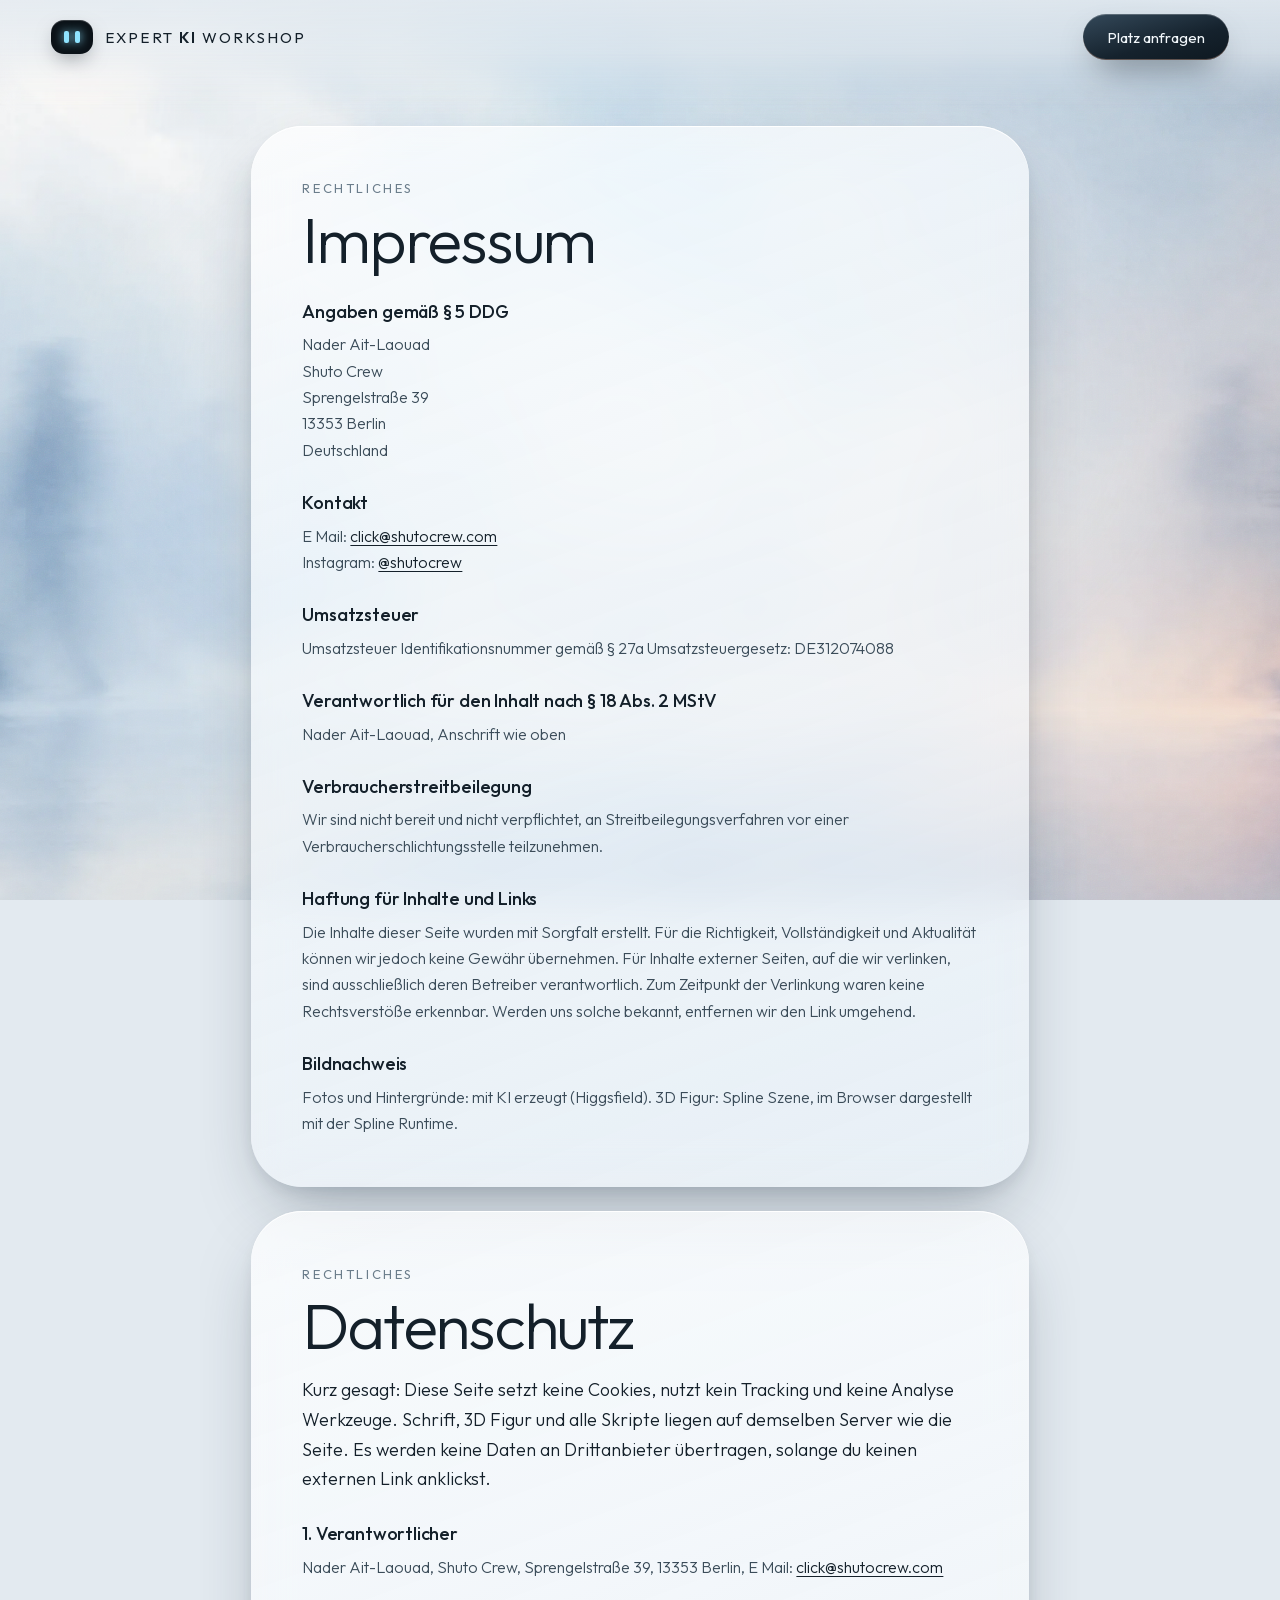
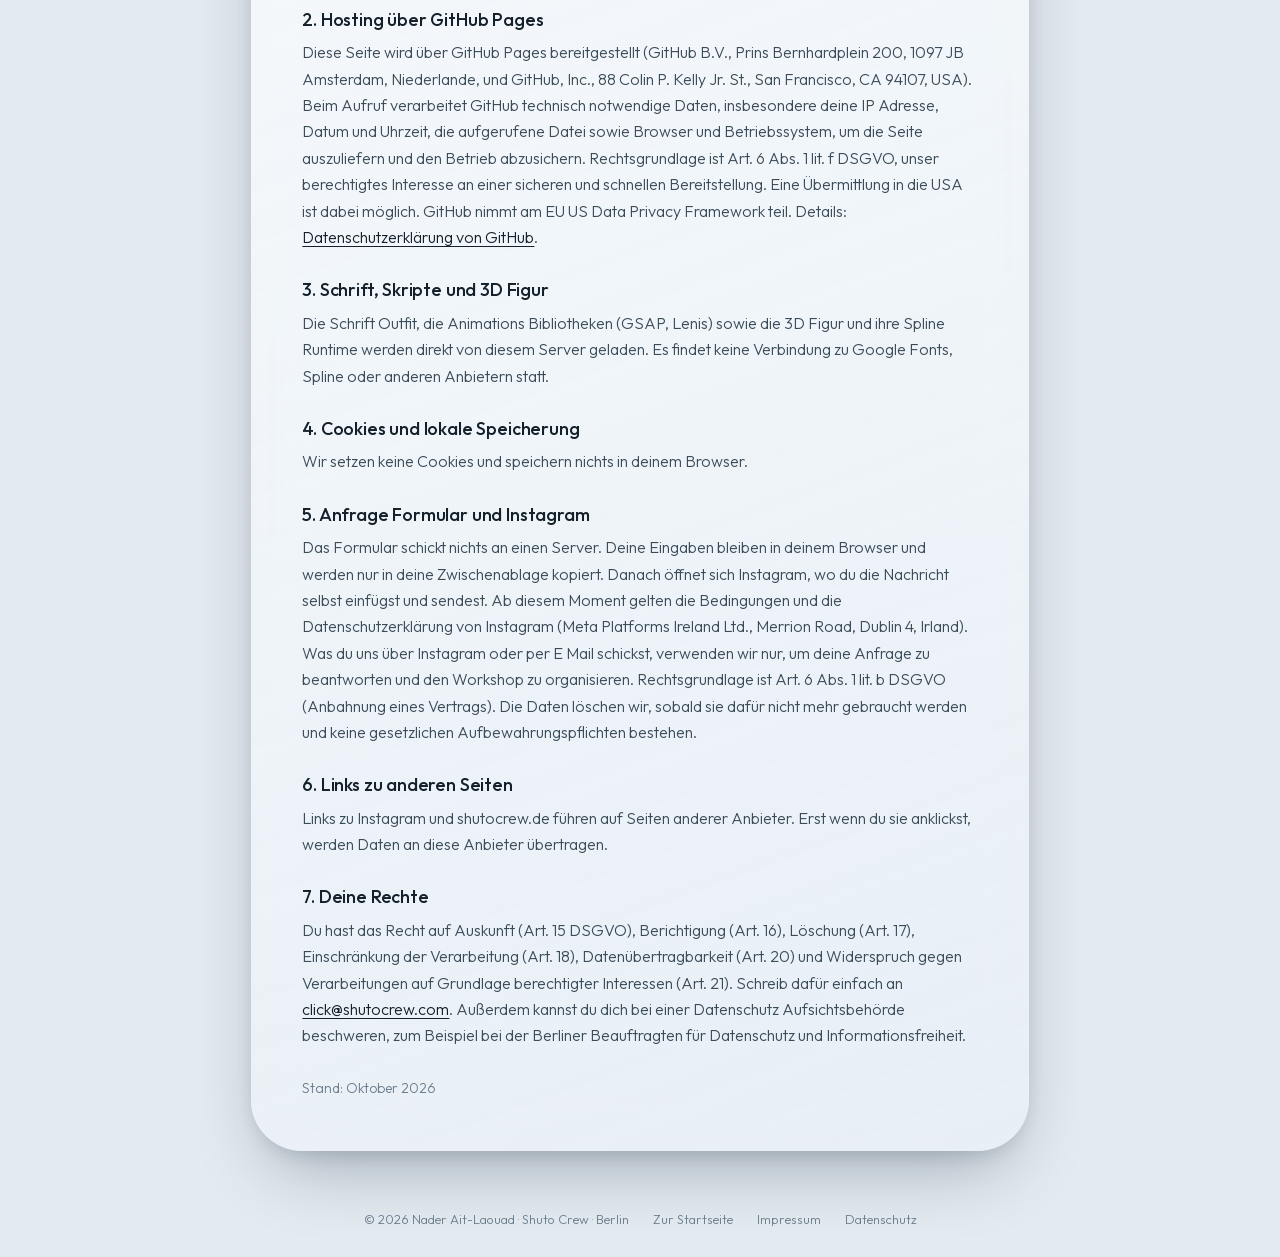
<file: impressum.html>
<!doctype html>
<html lang="de">
<head>
  <meta charset="utf-8">
  <meta name="viewport" content="width=device-width, initial-scale=1, viewport-fit=cover">
  <title>Impressum und Datenschutz · EXPERT KI WORKSHOP</title>
  <meta name="description" content="Impressum und Datenschutzerklärung des EXPERT KI WORKSHOP von Nader Ait-Laouad, Shuto Crew, Berlin.">
  <meta name="theme-color" content="#dfe7ee">
  <link rel="icon" href="assets/img/favicon.svg" type="image/svg+xml">
  <link rel="preload" as="font" type="font/woff2" href="assets/fonts/outfit-latin.woff2" crossorigin>
  <link rel="stylesheet" href="assets/style.css">
</head>
<body class="legal-page">

  <div class="stage" aria-hidden="true">
    <div class="bg"></div>
    <div class="grain"></div>
  </div>

  <header class="nav scrolled">
    <a class="brand" href="index.html">
      <span class="brand-icon"><i></i><i></i></span>
      <span class="brand-name">EXPERT <b>KI</b> WORKSHOP</span>
    </a>
    <a class="btn btn--dark nav-cta" href="index.html#anfragen">Platz anfragen</a>
  </header>

  <main class="legal">
    <article class="legal-card" id="impressum">
      <span class="eyebrow">Rechtliches</span>
      <h1>Impressum</h1>

      <h2>Angaben gemäß § 5 DDG</h2>
      <p>Nader Ait-Laouad<br>Shuto Crew<br>Sprengelstraße 39<br>13353 Berlin<br>Deutschland</p>

      <h2>Kontakt</h2>
      <p>E Mail: <a href="mailto:click@shutocrew.com">click@shutocrew.com</a><br>Instagram: <a href="https://instagram.com/shutocrew/" target="_blank" rel="noopener">@shutocrew</a></p>

      <h2>Umsatzsteuer</h2>
      <p>Umsatzsteuer Identifikationsnummer gemäß § 27a Umsatzsteuergesetz: DE312074088</p>

      <h2>Verantwortlich für den Inhalt nach § 18 Abs. 2 MStV</h2>
      <p>Nader Ait-Laouad, Anschrift wie oben</p>

      <h2>Verbraucherstreitbeilegung</h2>
      <p>Wir sind nicht bereit und nicht verpflichtet, an Streitbeilegungsverfahren vor einer Verbraucherschlichtungsstelle teilzunehmen.</p>

      <h2>Haftung für Inhalte und Links</h2>
      <p>Die Inhalte dieser Seite wurden mit Sorgfalt erstellt. Für die Richtigkeit, Vollständigkeit und Aktualität können wir jedoch keine Gewähr übernehmen. Für Inhalte externer Seiten, auf die wir verlinken, sind ausschließlich deren Betreiber verantwortlich. Zum Zeitpunkt der Verlinkung waren keine Rechtsverstöße erkennbar. Werden uns solche bekannt, entfernen wir den Link umgehend.</p>

      <h2>Bildnachweis</h2>
      <p>Fotos und Hintergründe: mit KI erzeugt (Higgsfield). 3D Figur: Spline Szene, im Browser dargestellt mit der Spline Runtime.</p>
    </article>

    <article class="legal-card" id="datenschutz">
      <span class="eyebrow">Rechtliches</span>
      <h1>Datenschutz</h1>
      <p class="lead">Kurz gesagt: Diese Seite setzt keine Cookies, nutzt kein Tracking und keine Analyse Werkzeuge. Schrift, 3D Figur und alle Skripte liegen auf demselben Server wie die Seite. Es werden keine Daten an Drittanbieter übertragen, solange du keinen externen Link anklickst.</p>

      <h2>1. Verantwortlicher</h2>
      <p>Nader Ait-Laouad, Shuto Crew, Sprengelstraße 39, 13353 Berlin, E Mail: <a href="mailto:click@shutocrew.com">click@shutocrew.com</a></p>

      <h2>2. Hosting über GitHub Pages</h2>
      <p>Diese Seite wird über GitHub Pages bereitgestellt (GitHub B.V., Prins Bernhardplein 200, 1097 JB Amsterdam, Niederlande, und GitHub, Inc., 88 Colin P. Kelly Jr. St., San Francisco, CA 94107, USA). Beim Aufruf verarbeitet GitHub technisch notwendige Daten, insbesondere deine IP Adresse, Datum und Uhrzeit, die aufgerufene Datei sowie Browser und Betriebssystem, um die Seite auszuliefern und den Betrieb abzusichern. Rechtsgrundlage ist Art. 6 Abs. 1 lit. f DSGVO, unser berechtigtes Interesse an einer sicheren und schnellen Bereitstellung. Eine Übermittlung in die USA ist dabei möglich. GitHub nimmt am EU US Data Privacy Framework teil. Details: <a href="https://docs.github.com/de/site-policy/privacy-policies/github-general-privacy-statement" target="_blank" rel="noopener">Datenschutzerklärung von GitHub</a>.</p>

      <h2>3. Schrift, Skripte und 3D Figur</h2>
      <p>Die Schrift Outfit, die Animations Bibliotheken (GSAP, Lenis) sowie die 3D Figur und ihre Spline Runtime werden direkt von diesem Server geladen. Es findet keine Verbindung zu Google Fonts, Spline oder anderen Anbietern statt.</p>

      <h2>4. Cookies und lokale Speicherung</h2>
      <p>Wir setzen keine Cookies und speichern nichts in deinem Browser.</p>

      <h2>5. Anfrage Formular und Instagram</h2>
      <p>Das Formular schickt nichts an einen Server. Deine Eingaben bleiben in deinem Browser und werden nur in deine Zwischenablage kopiert. Danach öffnet sich Instagram, wo du die Nachricht selbst einfügst und sendest. Ab diesem Moment gelten die Bedingungen und die Datenschutzerklärung von Instagram (Meta Platforms Ireland Ltd., Merrion Road, Dublin 4, Irland). Was du uns über Instagram oder per E Mail schickst, verwenden wir nur, um deine Anfrage zu beantworten und den Workshop zu organisieren. Rechtsgrundlage ist Art. 6 Abs. 1 lit. b DSGVO (Anbahnung eines Vertrags). Die Daten löschen wir, sobald sie dafür nicht mehr gebraucht werden und keine gesetzlichen Aufbewahrungspflichten bestehen.</p>

      <h2>6. Links zu anderen Seiten</h2>
      <p>Links zu Instagram und shutocrew.de führen auf Seiten anderer Anbieter. Erst wenn du sie anklickst, werden Daten an diese Anbieter übertragen.</p>

      <h2>7. Deine Rechte</h2>
      <p>Du hast das Recht auf Auskunft (Art. 15 DSGVO), Berichtigung (Art. 16), Löschung (Art. 17), Einschränkung der Verarbeitung (Art. 18), Datenübertragbarkeit (Art. 20) und Widerspruch gegen Verarbeitungen auf Grundlage berechtigter Interessen (Art. 21). Schreib dafür einfach an <a href="mailto:click@shutocrew.com">click@shutocrew.com</a>. Außerdem kannst du dich bei einer Datenschutz Aufsichtsbehörde beschweren, zum Beispiel bei der Berliner Beauftragten für Datenschutz und Informationsfreiheit.</p>

      <p class="stand">Stand: Oktober 2026</p>
    </article>
  </main>

  <footer class="foot">
    <span>© 2026 Nader Ait-Laouad · Shuto Crew · Berlin</span>
    <a href="index.html">Zur Startseite</a>
    <a href="#impressum">Impressum</a>
    <a href="#datenschutz">Datenschutz</a>
  </footer>
</body>
</html>
</file>
<file: assets/style.css>
/* EXPERT KI WORKSHOP · Glas CI nach Naders Vorlage (Nebel, Glas Widgets, dunkle Figur dahinter) */

/* Outfit (SIL Open Font License), lokal gehostet statt Google Fonts */
@font-face {
  font-family: "Outfit";
  font-style: normal;
  font-weight: 200 600;
  font-display: swap;
  src: url("fonts/outfit-latin-ext.woff2") format("woff2");
  unicode-range: U+0100-02BA, U+02BD-02C5, U+02C7-02CC, U+02CE-02D7, U+02DD-02FF, U+0304, U+0308, U+0329, U+1D00-1DBF, U+1E00-1E9F, U+1EF2-1EFF, U+2020, U+20A0-20AB, U+20AD-20C4, U+2113, U+2C60-2C7F, U+A720-A7FF;
}
@font-face {
  font-family: "Outfit";
  font-style: normal;
  font-weight: 200 600;
  font-display: swap;
  src: url("fonts/outfit-latin.woff2") format("woff2");
  unicode-range: U+0000-00FF, U+0131, U+0152-0153, U+02BB-02BC, U+02C6, U+02DA, U+02DC, U+0304, U+0308, U+0329, U+2000-206F, U+20AC, U+2122, U+2191, U+2193, U+2212, U+2215, U+FEFF, U+FFFD;
}

:root {
  --mist-0: #f4f7fa;
  --mist-1: #e3eaf0;
  --mist-2: #c8d4de;
  --ink: #14202a;
  --ink-2: #3b4c59;
  --ink-3: #6b7d8b;
  --white: #ffffff;
  --peach: #f4b79c;
  --cyan: #8fe3ff;
  --mint: #00ffc6;

  --r-xl: clamp(40px, 5.6vw, 88px);
  --r-lg: clamp(32px, 4vw, 64px);
  --r-md: 28px;
  --blur: 26px;
  --gutter: clamp(16px, 4vw, 56px);
  --maxw: 1320px;

  --glass-light: linear-gradient(155deg, rgba(196, 212, 226, 0.5) 0%, rgba(126, 149, 171, 0.5) 46%, rgba(48, 70, 90, 0.64) 100%);
  --glass-dark: linear-gradient(165deg, rgba(58, 80, 96, 0.72) 0%, rgba(28, 42, 54, 0.82) 55%, rgba(16, 26, 35, 0.88) 100%);
  --glass-shadow: 0 30px 70px -20px rgba(20, 38, 54, 0.35), 0 8px 24px -10px rgba(20, 38, 54, 0.2);
}

*,
*::before,
*::after { box-sizing: border-box; }

html { -webkit-text-size-adjust: 100%; }
html.lenis, html.lenis body { height: auto; }
.lenis.lenis-smooth { scroll-behavior: auto !important; }

body {
  margin: 0;
  min-height: 100vh;
  font-family: "Outfit", system-ui, -apple-system, "Segoe UI", sans-serif;
  font-weight: 300;
  color: var(--ink);
  background: var(--mist-1);
  overflow-x: hidden;
  -webkit-font-smoothing: antialiased;
}

img { display: block; max-width: 100%; }
a { color: inherit; }
h1, h2, h3 { margin: 0; font-weight: 400; letter-spacing: -0.035em; line-height: 0.98; }
p { margin: 0; }
.thin { font-weight: 200; }

/* ---------- Bühne (fest im Hintergrund) ---------- */

.stage { position: fixed; inset: 0; z-index: 0; pointer-events: none; overflow: hidden; }

.bg {
  position: absolute;
  inset: -4%;
  background: url("img/bg-desktop.webp") center / cover no-repeat, url("img/bg-tiny.webp") center / cover no-repeat, var(--mist-1);
  animation: breathe 26s ease-in-out infinite alternate;
  will-change: transform;
}
.bg::after {
  content: "";
  position: absolute;
  inset: 0;
  background: radial-gradient(60% 55% at 50% 45%, rgba(244, 247, 250, 0.35), transparent 70%), linear-gradient(180deg, rgba(244, 247, 250, 0.2), rgba(200, 212, 222, 0.25));
}
@keyframes breathe { from { transform: scale(1.02) translate3d(0, 0, 0); } to { transform: scale(1.08) translate3d(-1%, -1%, 0); } }

.hero-word {
  position: absolute;
  left: 0;
  right: 0;
  top: clamp(84px, 11.5vh, 130px);
  display: grid;
  grid-template-columns: 1fr auto 1fr;
  column-gap: 0.22em;
  align-items: baseline;
  font-weight: 200;
  font-size: clamp(64px, 7.8vw, 170px);
  letter-spacing: -0.055em;
  line-height: 0.86;
  color: rgba(255, 255, 255, 0.78);
  text-shadow: 0 10px 60px rgba(120, 150, 175, 0.35);
  white-space: nowrap;
  will-change: transform, opacity, letter-spacing;
}
.hero-word span:nth-child(1) { justify-self: end; }
.hero-word span:nth-child(2) { font-weight: 400; }
.hero-word span:nth-child(3) { justify-self: start; }

.robot-wrap {
  position: absolute;
  inset: 0;
  will-change: transform, opacity;
  transform-origin: 50% 55%;
}
.robot-frame { position: absolute; inset: 0; }
.robot-wrap canvas {
  position: absolute;
  inset: 0;
  width: 100%;
  height: 100%;
  opacity: 0;
  transition: opacity 1.4s ease;
}
.robot-wrap.ready canvas { opacity: 1; }
.robot-poster {
  /* Notfall Standbild, falls WebGL fehlt (tools/robot_poster.py) */
  position: absolute;
  left: 50%;
  bottom: 0;
  height: min(86vh, 980px);
  width: auto;
  max-width: none;
  transform: translateX(-50%);
  opacity: 0;
  transition: opacity 1.2s ease;
}
.robot-wrap.poster .robot-poster { opacity: 1; }
.robot-wrap.ready .robot-poster { opacity: 0; }
.robot-halo {
  position: absolute;
  left: 50%;
  top: 52%;
  width: min(70vw, 760px);
  aspect-ratio: 1;
  transform: translate(-50%, -50%);
  border-radius: 50%;
  background: radial-gradient(circle, rgba(255, 255, 255, 0.55), rgba(255, 255, 255, 0) 62%);
  filter: blur(10px);
}

.fog-front {
  position: absolute;
  left: 0;
  right: 0;
  bottom: 0;
  height: 34vh;
  background: linear-gradient(180deg, rgba(227, 234, 240, 0), rgba(227, 234, 240, 0.78) 70%, rgba(227, 234, 240, 0.92));
}

.grain {
  position: absolute;
  inset: -50%;
  opacity: 0.16;
  mix-blend-mode: overlay;
  background-image: url("data:image/svg+xml,%3Csvg xmlns='http://www.w3.org/2000/svg' width='180' height='180'%3E%3Cfilter id='n'%3E%3CfeTurbulence type='fractalNoise' baseFrequency='.85' numOctaves='2' stitchTiles='stitch'/%3E%3C/filter%3E%3Crect width='100%25' height='100%25' filter='url(%23n)'/%3E%3C/svg%3E");
  animation: grain 1.2s steps(6) infinite;
}
@keyframes grain { 0% { transform: translate(0, 0); } 33% { transform: translate(-3%, 2%); } 66% { transform: translate(2%, -3%); } 100% { transform: translate(0, 0); } }

/* ---------- Glas ---------- */

.glass {
  position: relative;
  isolation: isolate;
  border-radius: var(--r-xl);
  backdrop-filter: blur(var(--blur)) saturate(160%);
  -webkit-backdrop-filter: blur(var(--blur)) saturate(160%);
  box-shadow: var(--glass-shadow), inset 0 1px 0 rgba(255, 255, 255, 0.55), inset 0 -24px 48px -24px rgba(255, 255, 255, 0.12);
}
.glass::before {
  /* Lichtkante wie in der Vorlage: oben weiß, unten rechts warm */
  content: "";
  position: absolute;
  inset: 0;
  border-radius: inherit;
  padding: 1.4px;
  background: linear-gradient(150deg, rgba(255, 255, 255, 0.95), rgba(255, 255, 255, 0.12) 32%, rgba(255, 255, 255, 0) 55%, rgba(244, 183, 156, 0.55) 82%, rgba(255, 214, 196, 0.95));
  -webkit-mask: linear-gradient(#000 0 0) content-box, linear-gradient(#000 0 0);
  -webkit-mask-composite: xor;
  mask-composite: exclude;
  pointer-events: none;
  z-index: 2;
}
.glass::after {
  /* weicher Glanz oben links */
  content: "";
  position: absolute;
  inset: 0;
  border-radius: inherit;
  background: radial-gradient(90% 70% at 18% 0%, rgba(255, 255, 255, 0.42), rgba(255, 255, 255, 0) 60%);
  pointer-events: none;
  z-index: -1;
}
.glass--light { background: var(--glass-light); color: var(--white); text-shadow: 0 1px 2px rgba(20, 38, 54, 0.25), 0 2px 18px rgba(20, 38, 54, 0.35); }
.glass--dark { background: var(--glass-dark); color: #eef4f8; }
.glass--dark::after { background: radial-gradient(80% 60% at 30% 0%, rgba(160, 200, 225, 0.16), rgba(255, 255, 255, 0) 60%); }
.glass--pill { border-radius: 999px; background: linear-gradient(160deg, rgba(255, 255, 255, 0.55), rgba(220, 230, 239, 0.3)); color: var(--ink); text-shadow: none; box-shadow: 0 10px 30px -14px rgba(20, 38, 54, 0.35), inset 0 1px 0 rgba(255, 255, 255, 0.8); }
.glass--orb { border-radius: 50%; background: linear-gradient(160deg, rgba(255, 255, 255, 0.38), rgba(190, 206, 220, 0.16) 50%, rgba(80, 100, 120, 0.25)); box-shadow: 0 14px 30px -12px rgba(20, 38, 54, 0.45), inset 0 1px 0 rgba(255, 255, 255, 0.6); }

/* ---------- Navigation (frei, ohne Balken) ---------- */

.nav {
  position: fixed;
  top: 0;
  left: 0;
  right: 0;
  z-index: 50;
  display: flex;
  align-items: center;
  justify-content: space-between;
  gap: 16px;
  padding: max(14px, env(safe-area-inset-top)) var(--gutter) 14px;
  pointer-events: none;
}
.nav > * { pointer-events: auto; }
.nav::before {
  /* weicher Nebel statt Balken, erst nach dem Hero */
  content: "";
  position: absolute;
  inset: 0 0 -40px 0;
  z-index: -1;
  pointer-events: none;
  background: linear-gradient(180deg, rgba(227, 234, 240, 0.88), rgba(227, 234, 240, 0.55) 55%, rgba(227, 234, 240, 0));
  backdrop-filter: blur(10px);
  -webkit-backdrop-filter: blur(10px);
  -webkit-mask-image: linear-gradient(#000 45%, transparent);
  mask-image: linear-gradient(#000 45%, transparent);
  opacity: 0;
  transition: opacity 0.5s ease;
}
.nav.scrolled::before { opacity: 1; }
.brand { display: inline-flex; align-items: center; gap: 12px; text-decoration: none; color: var(--ink); }
.brand-icon {
  width: 42px;
  height: 34px;
  border-radius: 13px;
  background: #0b1218;
  display: inline-flex;
  align-items: center;
  justify-content: center;
  gap: 6px;
  box-shadow: 0 8px 22px -8px rgba(10, 20, 28, 0.6), inset 0 1px 0 rgba(255, 255, 255, 0.18);
}
.brand-icon i { width: 5px; height: 12px; border-radius: 2px; background: var(--cyan); box-shadow: 0 0 10px var(--cyan); animation: blink 4.5s infinite; }
@keyframes blink { 0%, 92%, 100% { transform: scaleY(1); } 95% { transform: scaleY(0.15); } }
.brand-name { font-size: 15px; font-weight: 400; letter-spacing: 0.14em; white-space: nowrap; transition: opacity 0.4s; }
.brand-name b { font-weight: 600; }

.nav-links { display: flex; gap: 4px; padding: 6px; }
.nav-links a { padding: 10px 18px; border-radius: 999px; font-size: 14px; font-weight: 400; text-decoration: none; color: var(--ink-2); transition: background 0.3s, color 0.3s; }
.nav-links a:hover, .nav-links a.on { background: rgba(255, 255, 255, 0.7); color: var(--ink); }

/* ---------- Knöpfe ---------- */

.btn {
  display: inline-flex;
  align-items: center;
  justify-content: center;
  gap: 10px;
  min-height: 46px;
  padding: 12px 24px;
  white-space: nowrap;
  border: 0;
  border-radius: 999px;
  font: inherit;
  font-size: 15px;
  font-weight: 400;
  text-decoration: none;
  cursor: pointer;
  transition: transform 0.35s cubic-bezier(0.2, 0.8, 0.2, 1), box-shadow 0.35s;
}
.btn:hover { transform: translateY(-2px); }
.btn:active { transform: translateY(0) scale(0.98); }
.btn--lg { min-height: 56px; padding: 16px 30px; font-size: 16px; }
.btn--dark {
  color: #f1f6fa;
  background: linear-gradient(165deg, #34495a, #15222d 60%, #0e1820);
  box-shadow: 0 16px 34px -14px rgba(14, 26, 36, 0.7), inset 0 1px 0 rgba(255, 255, 255, 0.22), inset 0 -1px 0 rgba(244, 183, 156, 0.35);
}
.btn--glass {
  color: var(--ink);
  background: linear-gradient(160deg, rgba(255, 255, 255, 0.6), rgba(220, 230, 239, 0.32));
  backdrop-filter: blur(18px) saturate(150%);
  -webkit-backdrop-filter: blur(18px) saturate(150%);
  box-shadow: 0 14px 30px -16px rgba(20, 38, 54, 0.4), inset 0 1px 0 rgba(255, 255, 255, 0.9);
}

/* ---------- Widgets (Bauweise wie in der Vorlage) ---------- */

.w { display: flex; flex-direction: column; padding: clamp(24px, 2.6vw, 38px); }
.w-head { display: flex; justify-content: space-between; align-items: baseline; gap: 12px; }
.w-head span { font-size: clamp(18px, 1.6vw, 25px); font-weight: 400; letter-spacing: -0.01em; display: inline-flex; align-items: center; gap: 8px; }
.w-head em { font-style: normal; font-size: clamp(13px, 1.1vw, 17px); font-weight: 300; opacity: 0.72; }
.w-head em.live::before { content: ""; display: inline-block; width: 7px; height: 7px; margin-right: 7px; border-radius: 50%; background: var(--mint); box-shadow: 0 0 10px var(--mint); vertical-align: 1px; }
.w-orb { flex: 1; display: flex; align-items: center; justify-content: center; padding: 18px 0; }
.orb { width: clamp(108px, 9vw, 146px); aspect-ratio: 1; display: flex; flex-direction: column; align-items: center; justify-content: center; gap: 8px; color: #fff; }
.orb svg { width: 30px; height: 30px; }
.orb span { font-size: 15px; letter-spacing: 0.06em; }
.w-foot { text-align: center; font-size: clamp(15px, 1.2vw, 19px); font-weight: 300; opacity: 0.92; }
.w-foot.left { text-align: left; }
.w-big { flex: 1; display: flex; align-items: flex-end; gap: 4px; padding: 22px 0 18px; }
.w-big b { font-weight: 200; font-size: clamp(64px, 6.2vw, 104px); line-height: 0.8; letter-spacing: -0.05em; }
.w-big small { font-size: clamp(18px, 1.8vw, 28px); font-weight: 200; opacity: 0.55; padding-bottom: 2px; letter-spacing: 0.02em; }
.w-slider { padding-bottom: 4px; }
.w-track { position: relative; height: 20px; }
.w-fill { position: absolute; left: 0; top: 9px; height: 2px; width: var(--p, 18%); background: #fff; border-radius: 2px; }
.w-dots { position: absolute; left: var(--p, 18%); right: 0; top: 9px; height: 2px; background: radial-gradient(circle, rgba(255, 255, 255, 0.65) 1px, transparent 1.4px) 0 0 / 9px 2px repeat-x; }
.w-thumb { position: absolute; top: 2px; left: var(--p, 18%); width: 16px; height: 14px; transform: translateX(-50%); background: #fff; clip-path: polygon(0 0, 100% 0, 50% 100%); border-radius: 3px; }
.w-scale { display: flex; justify-content: space-between; margin-top: 10px; font-size: clamp(14px, 1.2vw, 18px); opacity: 0.75; }

/* ---------- Abschnitte allgemein ---------- */

main { position: relative; z-index: 2; overflow-x: clip; }
section { position: relative; }
.sec-head { max-width: 760px; margin: 0 auto; padding: 0 var(--gutter); text-align: center; }
.sec-head h2 { font-size: clamp(40px, 6vw, 92px); margin-top: 18px; }
.sec-head h2, .sec-head p, .sec-head .eyebrow, .hero-copy h1, .hero-copy p { text-shadow: 0 0 22px rgba(232, 238, 244, 0.95), 0 0 6px rgba(232, 238, 244, 0.8); }
.sec-head p { margin: 22px auto 0; max-width: 600px; font-size: clamp(16px, 1.35vw, 20px); line-height: 1.55; color: var(--ink-2); }
.eyebrow { display: inline-block; font-size: 13px; letter-spacing: 0.2em; text-transform: uppercase; color: var(--ink-3); font-weight: 400; }
.eyebrow.light { color: rgba(255, 255, 255, 0.95); text-shadow: 0 1px 10px rgba(20, 38, 54, 0.45); }
.chip { display: inline-flex; padding: 9px 18px; font-size: 13px; font-weight: 400; letter-spacing: 0.04em; }
.chips { display: flex; flex-wrap: wrap; gap: 8px; }
.chip--eb { border-radius: 999px; text-decoration: none; color: #f1f6fa; background: linear-gradient(165deg, #34495a, #15222d); box-shadow: 0 10px 24px -12px rgba(14, 26, 36, 0.6), inset 0 1px 0 rgba(255, 255, 255, 0.2), inset 0 -1px 0 rgba(244, 183, 156, 0.5); }
.chip--eb::before { content: ""; width: 7px; height: 7px; margin: 5px 9px 0 0; border-radius: 50%; background: var(--peach); box-shadow: 0 0 10px var(--peach); }

/* ---------- 1 · Hero ---------- */

.hero { height: 100vh; height: 100svh; min-height: 620px; padding: 0 var(--gutter); }
.w-next, .w-stats {
  position: absolute;
  width: clamp(230px, min(21vw, 37vh), 360px);
  aspect-ratio: 0.84;
  top: 43%;
}
.w-next { right: calc(50% + clamp(10px, 1.2vw, 20px)); translate: 0 -46%; }
.w-stats { left: calc(50% + clamp(10px, 1.2vw, 20px)); translate: 0 -46%; }
.hero-bottom {
  position: absolute;
  left: var(--gutter);
  right: var(--gutter);
  bottom: clamp(22px, 4vh, 48px);
  display: flex;
  justify-content: space-between;
  align-items: flex-end;
  gap: 32px;
}
.hero-copy { max-width: 560px; }
.hero-copy h1 { margin-top: 16px; font-size: clamp(34px, 3.8vw, 60px); }
.hero-copy p { margin-top: 14px; max-width: 470px; font-size: clamp(15px, 1.2vw, 18px); line-height: 1.55; color: var(--ink-2); }
.hero-actions { display: flex; align-items: center; gap: 12px; flex-wrap: wrap; justify-content: flex-end; }
.scroll-hint { display: inline-flex; align-items: center; gap: 10px; margin-left: 10px; font-size: 13px; letter-spacing: 0.16em; text-transform: uppercase; color: var(--ink-3); }
.scroll-hint i { width: 1px; height: 38px; background: linear-gradient(var(--ink-3), transparent); position: relative; overflow: hidden; }
.scroll-hint i::after { content: ""; position: absolute; left: 0; top: -40%; width: 1px; height: 40%; background: var(--ink); animation: drip 1.8s ease-in-out infinite; }
@keyframes drip { to { top: 110%; } }

/* ---------- 2 · Ergebnis ---------- */

.outcome { padding: clamp(110px, 16vh, 200px) 0 clamp(80px, 12vh, 160px); }
.grid {
  max-width: var(--maxw);
  margin: clamp(48px, 8vh, 90px) auto 0;
  padding: 0 var(--gutter);
  display: grid;
  grid-template-columns: repeat(3, 1fr);
  gap: clamp(14px, 1.6vw, 24px);
  perspective: 1400px;
}
.cell { transform-style: preserve-3d; }
.card-w { aspect-ratio: 1.05; height: 100%; border-radius: var(--r-lg); }
.steps { list-style: none; margin: auto 0 0; padding: 0; display: flex; justify-content: space-between; font-size: clamp(15px, 1.25vw, 19px); }
.steps li::before { content: ""; display: inline-block; width: 8px; height: 8px; margin-right: 8px; border-radius: 50%; background: #fff; vertical-align: 2px; }
.bar { height: 2px; margin: 16px 0 22px; background: rgba(255, 255, 255, 0.3); border-radius: 2px; overflow: hidden; }
.bar i { display: block; height: 100%; width: var(--bar, 0%); background: #fff; }
.mail { list-style: none; margin: auto 0 18px; padding: 0; display: grid; gap: 10px; font-size: clamp(14px, 1.1vw, 17px); }
.mail li { display: flex; align-items: center; gap: 10px; padding: 10px 14px; border-radius: 16px; background: rgba(255, 255, 255, 0.07); }
.mail li i { width: 7px; height: 7px; border-radius: 50%; background: var(--peach); }
.mail li b { margin-left: auto; font-weight: 300; font-size: 12px; letter-spacing: 0.12em; text-transform: uppercase; opacity: 0.6; }
.mini-dash { margin: auto 0 18px; display: grid; grid-template-columns: 1fr 1.2fr 1fr; grid-template-rows: 1fr 1fr; gap: 8px; height: 46%; }
.mini-dash i { border-radius: 14px; background: rgba(255, 255, 255, 0.08); box-shadow: inset 0 1px 0 rgba(255, 255, 255, 0.12); }
.mini-dash i.bot { grid-column: 2; grid-row: 1 / span 2; background: radial-gradient(circle at 50% 30%, #0b1218 0 22%, transparent 23%), radial-gradient(ellipse at 50% 85%, #0b1218 0 38%, transparent 39%), rgba(255, 255, 255, 0.1); position: relative; }
.mini-dash i.bot::after { content: ""; position: absolute; left: 50%; top: 27%; width: 14px; height: 4px; transform: translateX(-50%); background: linear-gradient(90deg, var(--cyan) 0 30%, transparent 30% 70%, var(--cyan) 70%); filter: drop-shadow(0 0 4px var(--cyan)); }

/* ---------- 3 · Vier Akte ---------- */

.acts { padding: 0; }
.acts-pin { height: 100vh; height: 100svh; display: flex; flex-direction: column; justify-content: center; overflow: hidden; padding-top: 64px; }
.acts-head { margin-bottom: clamp(18px, 3vh, 40px); }
.acts-head h2 { font-size: clamp(34px, min(4vw, 6.4vh), 64px); margin-top: 10px; }
.acts-track { display: flex; gap: clamp(20px, 2.4vw, 36px); padding: 0 calc(50vw - min(21vw, 230px)); perspective: 1600px; width: max-content; will-change: transform; }
.act {
  width: clamp(320px, min(30vw, 50vh), 430px);
  display: grid;
  grid-template-rows: auto 1fr;
  border-radius: var(--r-lg);
  overflow: hidden;
  transform-style: preserve-3d;
}
.act.glass--light { background: linear-gradient(180deg, rgba(196, 212, 226, 0.45) 0%, rgba(98, 122, 145, 0.56) 42%, rgba(38, 58, 76, 0.74) 100%); }
.act-img { margin: 10px 10px 0; border-radius: calc(var(--r-lg) - 10px); overflow: hidden; aspect-ratio: 2 / 1; }
.act-img img { width: 100%; height: 100%; object-fit: cover; transform: scale(1.08); }
.act-body { padding: clamp(16px, 1.6vw, 22px) clamp(20px, 2vw, 28px) clamp(18px, 2vw, 26px); }
.act-meta { display: flex; justify-content: space-between; font-size: 15px; opacity: 0.85; }
.act-meta em { font-style: normal; }
.act h3 { margin-top: 8px; font-size: clamp(24px, 2vw, 32px); font-weight: 300; }
.act-line { margin-top: 6px; font-size: 15.5px; opacity: 0.9; }
.act ul { list-style: none; margin: 12px 0 0; padding: 0; display: grid; gap: 5px; font-size: 14.5px; }
.act li { display: flex; gap: 10px; align-items: baseline; }
.act li::before { content: ""; flex: none; width: 6px; height: 6px; border-radius: 50%; background: #fff; transform: translateY(-2px); }
.hw { margin-top: 14px; padding: 10px 14px; border-radius: 16px; background: rgba(20, 32, 42, 0.28); font-size: 14px; line-height: 1.4; }
.hw b { font-weight: 500; margin-right: 6px; letter-spacing: 0.04em; }

/* ---------- 4 · Park Session ---------- */

.park { padding: clamp(80px, 12vh, 140px) var(--gutter); }
.park-frame {
  position: relative;
  max-width: var(--maxw);
  margin: 0 auto;
  min-height: min(86vh, 860px);
  border-radius: var(--r-xl);
  overflow: hidden;
  display: flex;
  align-items: flex-end;
  clip-path: inset(0 round var(--r-xl));
  box-shadow: var(--glass-shadow);
}
.park-img { position: absolute; inset: 0; width: 100%; height: 100%; object-fit: cover; transform-origin: 50% 60%; }
.park-shade { position: absolute; inset: 0; background: linear-gradient(180deg, rgba(20, 32, 42, 0) 35%, rgba(20, 32, 42, 0.55) 100%), linear-gradient(90deg, rgba(20, 32, 42, 0.35), rgba(20, 32, 42, 0) 55%); }
.park-copy { position: relative; z-index: 2; max-width: 620px; padding: clamp(28px, 4vw, 64px); color: #fff; }
.park-copy h2 { margin-top: 14px; font-size: clamp(36px, 4.8vw, 74px); text-shadow: 0 6px 40px rgba(10, 20, 30, 0.35); }
.park-copy p { margin-top: 18px; font-size: clamp(15px, 1.3vw, 19px); line-height: 1.6; opacity: 0.95; }
.rec { position: absolute; z-index: 3; right: clamp(20px, 4vw, 64px); top: clamp(20px, 6vh, 64px); width: clamp(240px, 23vw, 340px); aspect-ratio: 1; border-radius: var(--r-lg); }
.rec .dot { width: 9px; height: 9px; border-radius: 50%; background: #ff5a5f; box-shadow: 0 0 12px #ff5a5f; animation: rec 1.2s ease-in-out infinite; }
@keyframes rec { 50% { opacity: 0.25; } }
.timer { flex-wrap: nowrap; white-space: nowrap; }
.timer b { font-variant-numeric: tabular-nums; font-size: clamp(54px, 5vw, 82px); }
.wave { height: 40px; margin-bottom: 16px; display: flex; align-items: center; gap: 3px; }
.wave i { flex: 1; height: 100%; border-radius: 3px; background: rgba(255, 255, 255, 0.85); transform-origin: center; animation: wave 1.1s ease-in-out infinite; }
@keyframes wave { 0%, 100% { transform: scaleY(0.15); } 50% { transform: scaleY(var(--h, 0.8)); } }
.park-note { position: absolute; z-index: 3; right: clamp(20px, 4vw, 64px); bottom: clamp(20px, 4vw, 52px); padding: 10px 18px; font-size: 13px; }

/* ---------- 5 · Beweise ---------- */

.proof-pin { height: 100vh; height: 100svh; position: relative; display: flex; flex-direction: column; justify-content: space-between; padding: clamp(84px, 13vh, 120px) 0 clamp(22px, 4vh, 44px); overflow: hidden; }
.proof-head h2 { font-size: clamp(34px, 4.4vw, 68px); }
.ring-stage { position: absolute; inset: 0; perspective: 1500px; perspective-origin: 50% 46%; display: flex; align-items: center; justify-content: center; pointer-events: none; }
.ring { position: relative; width: 0; height: 0; transform-style: preserve-3d; top: 4vh; }
.rc {
  position: absolute;
  left: 0;
  top: 0;
  width: var(--cw, 230px);
  margin-left: calc(var(--cw, 230px) / -2);
  margin-top: -84px;
  min-height: 168px;
  padding: 20px 22px;
  border-radius: 30px;
  backface-visibility: hidden;
  -webkit-backface-visibility: hidden;
  display: flex;
  flex-direction: column;
  gap: 8px;
  color: #fff;
  background: linear-gradient(155deg, rgba(245, 249, 252, 0.62) 0%, rgba(160, 182, 202, 0.5) 48%, rgba(52, 74, 92, 0.66) 100%);
  box-shadow: 0 24px 50px -20px rgba(20, 38, 54, 0.45), inset 0 1px 0 rgba(255, 255, 255, 0.75), inset 0 0 0 1px rgba(255, 255, 255, 0.22);
  text-shadow: 0 1px 12px rgba(20, 38, 54, 0.35);
}
.rc .rc-n { font-size: 12px; letter-spacing: 0.18em; opacity: 0.8; }
.rc h4 { margin: 0; font-size: 19px; font-weight: 400; letter-spacing: -0.01em; line-height: 1.12; }
.rc p { font-size: 13.5px; line-height: 1.4; opacity: 0.92; }
.rc.dark { background: linear-gradient(165deg, rgba(60, 82, 98, 0.86), rgba(18, 28, 37, 0.92)); }
.stats { position: relative; z-index: 2; display: flex; justify-content: center; flex-wrap: wrap; gap: 10px; padding: 0 var(--gutter); }
.stat { display: inline-flex; align-items: baseline; gap: 8px; padding: 10px 20px; }
.stat b { font-size: 26px; font-weight: 300; font-variant-numeric: tabular-nums; letter-spacing: -0.02em; }
.stat span { font-size: 14px; color: var(--ink-2); }

.about { padding: clamp(60px, 10vh, 120px) var(--gutter) 0; }
.about-card { max-width: 980px; margin: 0 auto; padding: clamp(28px, 4vw, 64px); border-radius: var(--r-xl); }
.about-card h3 { margin-top: 12px; font-size: clamp(34px, 4vw, 60px); font-weight: 300; }
.about-card p { margin-top: 18px; font-size: clamp(16px, 1.35vw, 20px); line-height: 1.6; max-width: 760px; }
.about-card .quote { font-weight: 200; font-size: clamp(22px, 2.2vw, 34px); line-height: 1.3; letter-spacing: -0.02em; }

/* ---------- 5b · Referenzen (gestapelte Karten) ---------- */

.refs { padding: clamp(110px, 16vh, 200px) 0 clamp(40px, 8vh, 90px); }
.ref-list { max-width: 1260px; margin: clamp(40px, 7vh, 80px) auto 0; padding: 0 var(--gutter); display: grid; gap: clamp(22px, 3vh, 36px); }
.ref {
  position: sticky;
  top: clamp(76px, 10vh, 104px);
  min-height: min(78vh, 740px);
  display: grid;
  grid-template-columns: minmax(0, 0.92fr) minmax(0, 1.3fr);
  gap: clamp(20px, 3vw, 52px);
  align-items: center;
  padding: clamp(24px, 3vw, 46px);
  border-radius: var(--r-lg);
  transform-origin: 50% 0%;
  will-change: transform;
  overflow: hidden;
}
.ref.glass--light { background: linear-gradient(160deg, rgba(160, 181, 200, 0.62) 0%, rgba(96, 120, 142, 0.66) 48%, rgba(40, 60, 78, 0.8) 100%); }
.ref-copy { display: grid; gap: 14px; align-content: center; }
.ref-copy .eyebrow { color: rgba(255, 255, 255, 0.95); text-shadow: 0 1px 10px rgba(20, 38, 54, 0.45); }
.ref-copy h3 { font-size: clamp(30px, 3.2vw, 52px); font-weight: 300; }
.ref-copy > p { font-size: clamp(15px, 1.2vw, 18px); line-height: 1.55; opacity: 0.92; }
.ref-facts { list-style: none; margin: 4px 0 0; padding: 0; display: grid; gap: 8px; }
.ref-facts li { display: flex; gap: 12px; align-items: baseline; font-size: clamp(14px, 1.05vw, 16px); line-height: 1.45; }
.ref-facts b { flex: none; min-width: 64px; font-size: clamp(20px, 1.7vw, 26px); font-weight: 200; letter-spacing: -0.02em; }
.ref-tags { display: flex; flex-wrap: wrap; gap: 6px; margin-top: 4px; }
.ref-tags span { padding: 6px 12px; border-radius: 999px; font-size: 12px; letter-spacing: 0.04em; background: rgba(255, 255, 255, 0.1); box-shadow: inset 0 1px 0 rgba(255, 255, 255, 0.18); }
.ref-links { display: flex; flex-wrap: wrap; gap: 10px; margin-top: 6px; }
.ref-links a { min-height: 44px; padding: 10px 18px; font-size: 14px; }
.ref-links a::after { content: "↗"; font-size: 13px; opacity: 0.7; }

.ref-shot { position: relative; perspective: 1500px; min-height: 100%; display: grid; align-items: center; }
.ref-shot > .win:first-child { width: 100%; }
.win {
  position: relative;
  margin: 0;
  border-radius: 20px;
  overflow: hidden;
  background: linear-gradient(160deg, #d6e1ea, #9db0c1);
  box-shadow: 0 40px 80px -30px rgba(8, 18, 26, 0.7), 0 0 0 1px rgba(255, 255, 255, 0.14);
  transform-style: preserve-3d;
  will-change: transform;
}
.win-bar { height: 30px; display: flex; align-items: center; gap: 6px; padding: 0 14px; background: linear-gradient(180deg, rgba(255, 255, 255, 0.12), rgba(255, 255, 255, 0.04)); }
.win-bar i { width: 9px; height: 9px; border-radius: 50%; background: rgba(255, 255, 255, 0.28); }
.win-bar span { margin-left: 10px; font-size: 11px; letter-spacing: 0.06em; color: rgba(255, 255, 255, 0.55); white-space: nowrap; overflow: hidden; text-overflow: ellipsis; }
.win img { width: 100%; height: auto; aspect-ratio: 16 / 10; object-fit: cover; object-position: 50% 0; }
.win.sub { position: absolute; width: 46%; right: -3%; bottom: -6%; border-radius: 16px; }
.win.sub img { aspect-ratio: 16 / 10; }
.win.sub.left { right: auto; left: -4%; bottom: -8%; }
.win.phone { position: absolute; width: 23%; right: -2%; bottom: -10%; border-radius: 22px; padding: 6px; background: #0b1218; }
.win.bar-less { padding-top: 0; }
.win.phone img { aspect-ratio: 9 / 19; border-radius: 16px; }
.win.phone.p2 { right: 19%; bottom: -14%; }

/* ---------- 6 · Anfragen ---------- */

.apply { padding: clamp(110px, 16vh, 200px) 0 clamp(60px, 10vh, 120px); }
.apply-grid { max-width: 1120px; margin: clamp(40px, 7vh, 80px) auto 0; padding: 0 var(--gutter); display: grid; grid-template-columns: 1.05fr 1fr; gap: clamp(14px, 1.6vw, 24px); align-items: start; }
.facts { padding: clamp(26px, 3vw, 44px); border-radius: var(--r-lg); }
.price-row { display: grid; grid-template-columns: 1fr 1fr; gap: 10px; margin-bottom: 14px; }
.price { display: grid; gap: 4px; padding: 16px 18px; border-radius: 24px; background: rgba(255, 255, 255, 0.07); box-shadow: inset 0 1px 0 rgba(255, 255, 255, 0.12); }
.price span { font-size: 13px; letter-spacing: 0.14em; text-transform: uppercase; opacity: 0.65; }
.price b { font-size: clamp(34px, 3vw, 46px); font-weight: 200; letter-spacing: -0.03em; line-height: 1; }
.price small { font-size: 12.5px; line-height: 1.45; opacity: 0.7; }
.price--eb { background: linear-gradient(160deg, rgba(244, 183, 156, 0.22), rgba(255, 255, 255, 0.05)); box-shadow: inset 0 1px 0 rgba(255, 214, 196, 0.5), inset 0 0 0 1px rgba(244, 183, 156, 0.25); }
.facts dl { margin: 0; display: grid; gap: 0; }
.facts dl div { display: flex; justify-content: space-between; gap: 16px; padding: 13px 0; border-bottom: 1px solid rgba(255, 255, 255, 0.12); }
.facts dt { opacity: 0.6; font-size: 15px; }
.facts dd { margin: 0; text-align: right; font-size: 16px; font-weight: 400; }
.faq { margin-top: 18px; }
.faq details { border-bottom: 1px solid rgba(255, 255, 255, 0.1); }
.faq summary { list-style: none; cursor: pointer; padding: 14px 28px 14px 0; position: relative; font-size: 16px; font-weight: 400; }
.faq summary::-webkit-details-marker { display: none; }
.faq summary::after { content: "+"; position: absolute; right: 2px; top: 10px; font-size: 22px; font-weight: 200; transition: transform 0.3s; }
.faq details[open] summary::after { transform: rotate(45deg); }
.faq details p { padding: 0 0 16px; font-size: 15px; line-height: 1.55; opacity: 0.8; }
.apply-form { padding: clamp(26px, 3vw, 44px); border-radius: var(--r-lg); display: grid; gap: 14px; }
.apply-form.glass--light, .about-card.glass--light { background: linear-gradient(160deg, rgba(160, 181, 200, 0.55) 0%, rgba(96, 120, 142, 0.58) 48%, rgba(40, 60, 78, 0.74) 100%); }
.apply-form h3 { font-size: clamp(28px, 2.6vw, 40px); font-weight: 300; margin-bottom: 6px; }
.apply-form label { display: grid; gap: 7px; }
.apply-form label span { font-size: 14px; font-weight: 400; }
.apply-form input, .apply-form textarea {
  width: 100%;
  font: inherit;
  font-size: 16px;
  color: var(--ink);
  padding: 14px 18px;
  border: 0;
  border-radius: 18px;
  background: rgba(255, 255, 255, 0.72);
  box-shadow: inset 0 1px 2px rgba(20, 38, 54, 0.12);
  outline: none;
  resize: vertical;
  text-shadow: none;
}
.apply-form input:focus, .apply-form textarea:focus { background: rgba(255, 255, 255, 0.92); box-shadow: 0 0 0 3px rgba(143, 227, 255, 0.55); }
.apply-form input.err, .apply-form textarea.err { box-shadow: 0 0 0 3px rgba(244, 183, 156, 0.9); }
.apply-form .btn { margin-top: 6px; width: 100%; }
.form-note { font-size: 13px; line-height: 1.5; opacity: 0.85; }

.foot { position: relative; z-index: 2; display: flex; flex-wrap: wrap; gap: 10px 24px; justify-content: center; padding: 30px var(--gutter) max(30px, env(safe-area-inset-bottom)); font-size: 13px; color: var(--ink-3); }
.foot a { text-decoration: none; }
.foot a:hover { color: var(--ink); }

.toast { position: fixed; z-index: 60; left: 50%; bottom: max(24px, env(safe-area-inset-bottom)); transform: translate(-50%, 160%); padding: 16px 24px; border-radius: 22px; font-size: 15px; max-width: min(92vw, 460px); text-align: center; transition: transform 0.6s cubic-bezier(0.2, 0.8, 0.2, 1); }
.toast.show { transform: translate(-50%, 0); }

/* ---------- Tablet und Handy ---------- */

@media (max-width: 1100px) {
  .nav-links { display: none; }
  .grid { grid-template-columns: repeat(2, 1fr); }
}

@media (max-width: 899px) {
  :root { --blur: 18px; }
  .bg { background-image: url("img/bg-mobile.webp"), url("img/bg-tiny.webp"); }
  .hero-word { top: 15%; font-size: clamp(64px, 23vw, 150px); line-height: 0.84; white-space: normal; }
  .hero-word { display: block; text-align: center; }
  .hero-word span { display: block; }
  .robot-halo { width: 110vw; top: 46%; }
  /* Handy: Fläche breiter als der Bildschirm, damit die Arme beim Verkleinern nicht am Rand
     abgeschnitten werden. Die Spline Kamera skaliert über die Höhe, der Roboter bleibt gleich groß. */
  .robot-frame { left: -35%; right: auto; width: 170%; }
  .brand-name { font-size: 12px; letter-spacing: 0.08em; }
  .nav.scrolled .brand-name { opacity: 0; }
  .fog-front { height: 64vh; background: linear-gradient(180deg, rgba(227, 234, 240, 0), rgba(227, 234, 240, 0.82) 58%, rgba(227, 234, 240, 0.94)); }
  .nav-cta { min-height: 44px; padding: 10px 18px; font-size: 14px; }

  .hero { min-height: 600px; }
  .w-next, .w-stats { width: clamp(150px, 41vw, 210px); top: 36%; }
  .w-next { right: auto; left: var(--gutter); translate: 0 -50%; }
  .w-stats { left: auto; right: var(--gutter); translate: 0 -20%; }
  .w { padding: 18px 18px 16px; }
  .w-next .w-orb { padding: 6px 0; }
  .w-next .orb { width: 82px; gap: 4px; }
  .w-next .orb svg { width: 22px; height: 22px; }
  .w-next .orb span { font-size: 12px; }
  .w-stats .w-big { padding: 10px 0 8px; }
  .w-stats .w-big b { font-size: 52px; }
  .w-stats .w-big small { font-size: 14px; }
  .w-head span { font-size: 15px; }
  .w-head em { font-size: 12px; }
  .w-foot { font-size: 13px; }
  .w-scale { font-size: 12px; margin-top: 6px; }

  .hero-bottom { flex-direction: column; align-items: stretch; gap: 16px; bottom: max(18px, env(safe-area-inset-bottom)); }
  .hero-copy h1 { font-size: clamp(32px, 9vw, 44px); margin-top: 12px; }
  .hero-copy p { font-size: 15px; }
  .chip-long { display: none; }
  .hero-actions { justify-content: stretch; display: grid; grid-template-columns: 1fr 1fr; gap: 10px; }
  .hero-actions .btn--lg { min-height: 52px; padding: 14px 16px; font-size: 15px; }
  .scroll-hint { display: none; }
  .chip { font-size: 12px; padding: 8px 14px; }
  .chips { gap: 6px; }
  .price { padding: 14px; border-radius: 20px; }

  .grid { grid-template-columns: 1fr 1fr; gap: 10px; }
  .card-w { aspect-ratio: 0.82; border-radius: 30px; }
  .card-w .w-head span { font-size: 15px; }
  .card-w .w-big b { font-size: 48px; }
  .card-w .w-big small { font-size: 12px; }
  .card-w .orb { width: 84px; }
  .card-w .orb svg { width: 22px; height: 22px; }
  .card-w .orb span { font-size: 12px; }
  .card-w .w-foot { font-size: 13px; line-height: 1.35; }
  .mail { gap: 6px; font-size: 12px; margin-bottom: 10px; }
  .mail li { padding: 7px 9px; border-radius: 11px; gap: 6px; }
  .mail li b { display: none; }
  .steps { font-size: 13px; }
  .steps li::before { width: 6px; height: 6px; margin-right: 5px; }
  .bar { margin: 10px 0 14px; }
  .mini-dash { gap: 5px; margin-bottom: 10px; }

  .acts { padding: clamp(70px, 10vh, 120px) 0 20px; }
  .acts-pin { height: auto; overflow: visible; }
  .acts-track { flex-direction: column; width: auto; padding: 0 var(--gutter); gap: 18px; }
  .act { width: 100%; }
  .act h3 { font-size: 28px; }

  .park { padding: 60px var(--gutter); }
  .park-frame { min-height: 760px; flex-direction: column; justify-content: flex-end; align-items: stretch; border-radius: 36px; clip-path: inset(0 round 36px); }
  .park-copy { padding: 24px 22px 76px; }
  .rec { width: 200px; top: 20px; right: 20px; border-radius: 30px; }
  .rec .timer b { font-size: 44px; }
  .wave { height: 28px; margin-bottom: 10px; }
  .park-note { left: 20px; right: 20px; bottom: 20px; text-align: center; font-size: 12px; }

  .proof-pin { padding-top: 92px; }
  .rc { --cw: 168px; min-height: 140px; margin-top: -70px; padding: 16px; border-radius: 24px; }
  .rc h4 { font-size: 16px; }
  .rc p { font-size: 12px; }
  .stat { padding: 8px 14px; }
  .stat b { font-size: 20px; }
  .stat span { font-size: 12px; }
  .about-card { border-radius: 36px; }

  .ref { position: relative; top: auto; min-height: 0; grid-template-columns: 1fr; padding: 16px 16px 24px; border-radius: 32px; gap: 18px; }
  .ref-shot { order: -1; min-height: 0; }
  .ref-copy h3 { font-size: 30px; }
  .ref-facts b { min-width: 52px; font-size: 20px; }
  .win.sub { width: 48%; right: 2%; bottom: 4%; border-radius: 12px; }
  .win.sub.left { left: 2%; right: auto; bottom: 4%; }
  .win.phone { width: 24%; right: 3%; bottom: 4%; padding: 4px; border-radius: 16px; }
  .win.phone img { border-radius: 12px; }
  .win.phone.p2 { right: 29%; bottom: 4%; }
  .ref .win.sub.left + .win.phone, .ref .win.sub.left ~ .win.phone.p2 { display: none; }
  .win-bar { height: 24px; }
  .apply-grid { grid-template-columns: 1fr; }
  .facts dd { font-size: 15px; }
}

@media (max-width: 899px) and (max-height: 760px) {
  .w-next, .w-stats { top: 31%; }
  .w-stats { translate: 0 -34%; }
  .hero-copy p { display: none; }
  .hero-copy h1 { margin-top: 10px; }
}

@media (max-width: 899px) and (max-height: 620px) {
  .w-next, .w-stats { top: 29%; width: 40vw; }
  .w-next .orb { width: 64px; }
  .w-stats .w-big b { font-size: 40px; }
  .hero-copy h1 { font-size: 28px; }
  .hero-word { font-size: 19vw; top: 13%; }
}

@media (max-width: 380px) {
  .brand-name { display: none; }
  .w-next, .w-stats { width: 44vw; }
  .hero-copy h1 { font-size: 30px; }
}

@media (prefers-reduced-motion: reduce) {
  .bg, .grain, .wave i, .brand-icon i, .scroll-hint i::after, .rec .dot { animation: none !important; }
}

/* Nur für das Standbild des Roboters (tools/robot_poster.py) */
html.poster-mode, html.poster-mode body { background: transparent !important; }
html.poster-mode main, html.poster-mode .nav, html.poster-mode .foot, html.poster-mode .toast,
html.poster-mode .bg, html.poster-mode .hero-word, html.poster-mode .fog-front, html.poster-mode .grain,
html.poster-mode .robot-halo, html.poster-mode .robot-poster { display: none !important; }
html.poster-mode .robot-wrap canvas { transition: none !important; }

/* ---------- Impressum und Datenschutz ---------- */

.legal { position: relative; z-index: 2; max-width: 880px; margin: 0 auto; padding: clamp(96px, 14vh, 140px) var(--gutter) 30px; display: grid; gap: clamp(16px, 2vw, 24px); }
.legal-card {
  scroll-margin-top: 90px;
  padding: clamp(26px, 4vw, 56px);
  border-radius: var(--r-lg);
  color: var(--ink);
  background: linear-gradient(160deg, rgba(255, 255, 255, 0.74), rgba(236, 242, 247, 0.6));
  backdrop-filter: blur(22px) saturate(150%);
  -webkit-backdrop-filter: blur(22px) saturate(150%);
  box-shadow: var(--glass-shadow), inset 0 1px 0 rgba(255, 255, 255, 0.95);
}
.legal-card h1 { margin-top: 12px; font-size: clamp(40px, 5vw, 64px); font-weight: 300; }
.legal-card h2 { margin: 28px 0 8px; font-size: 18px; font-weight: 500; letter-spacing: -0.01em; line-height: 1.3; }
.legal-card p { font-size: 16px; line-height: 1.65; color: var(--ink-2); }
.legal-card a { color: var(--ink); text-underline-offset: 3px; overflow-wrap: anywhere; }
.legal-card .lead { margin-top: 18px; font-size: 18px; color: var(--ink); }
.legal-card .stand { margin-top: 28px; font-size: 14px; color: var(--ink-3); }
</file>
